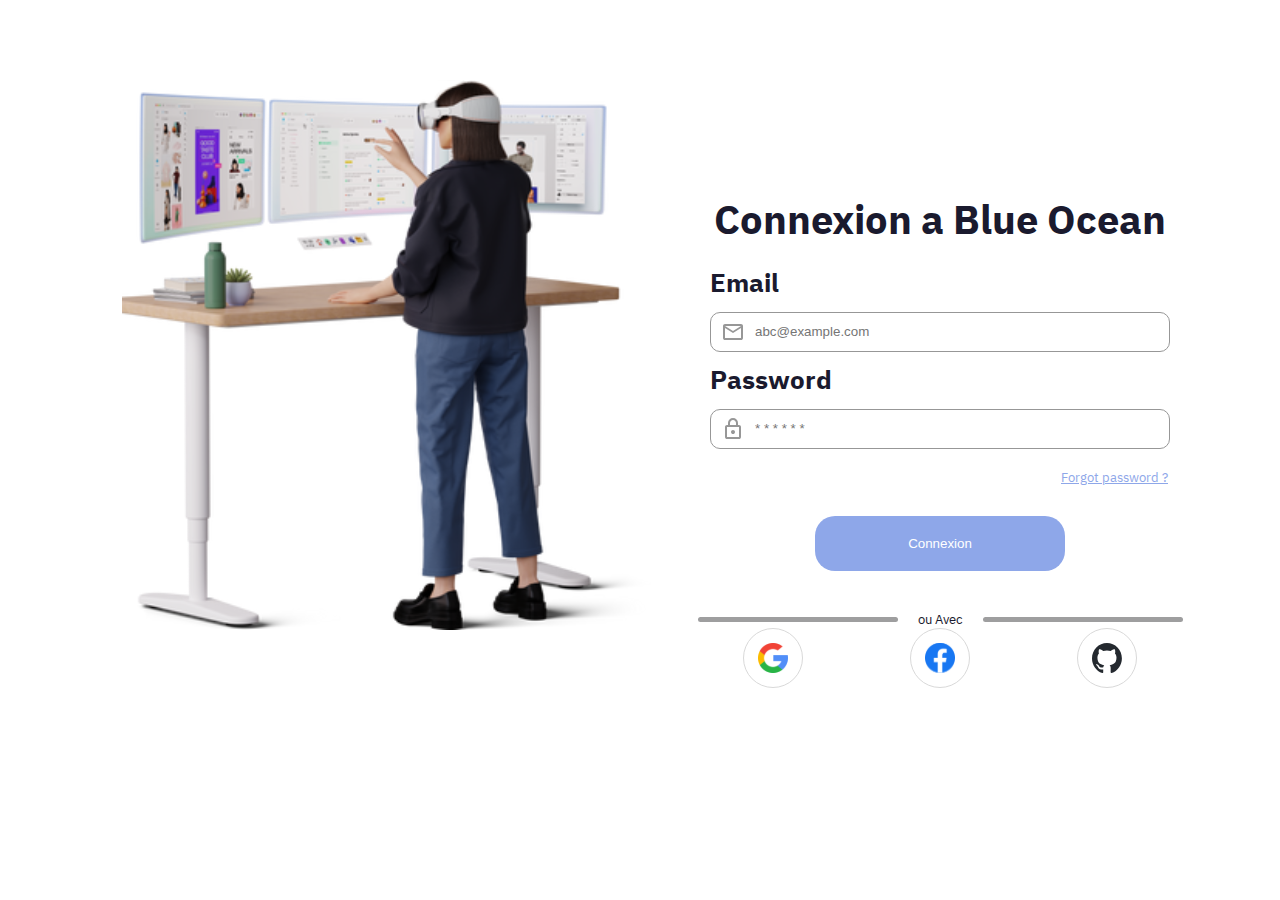
<file: Documents/login/index.html>
<html lang="en">
  <head>
    <meta charset="UTF-8" />
    <meta name="viewport" content="width=device-width, initial-scale=1.0" />
    <link rel="stylesheet" href="./assets/css/index.css" />
    <link
      rel="stylesheet"
      href="https://fonts.googleapis.com/css2?family=Material+Symbols+Outlined:opsz,wght,FILL,GRAD@24,400,0,0&icon_names=mail"
    />

    <title>Login</title>
  </head>
  <body>
    <!-- image section -->

    <section class="login-img">
      <img src="./assets/img/logo.svg" alt="image of login" class="bck" />
    </section>

    <!-- Form section -->
    <section class="login-form">
      <h1 class="title">Connexion a Blue Ocean</h1>
      <form action="">
        <label for="email">
          <h1>Email</h1>

          <div class="inputs">
            <img
              src="./assets/img/mail_24dp_U979797NDEFINED_FILL0_wght400_GRAD0_opsz24.svg"
              alt="mail logo"
            />
            <input
              type="email"
              name="email"
              id="email"
              placeholder="abc@example.com"
            />
          </div>
        </label>
        <label for="password">
          <h1>Password</h1>
          <div class="inputs">
            <img
              src="./assets/img/lock_24dp_UNDEFINED_FILL0_wght400_GRAD0_opsz24.svg"
              alt="lock icon"
            />
            <input
              type="password"
              name="password"
              id="password"
              placeholder="* * * * * *"
            />
          </div>
        </label>
      </form>
      <!--  -->

      <a href="#">Forgot password ?</a>

      <button>Connexion</button>
      <!---rost--->
      <span class="dividers">
        <hr />

        ou Avec
        <hr
      /></span>
      <section class="social-media-login">
        <div class="secial-media-div">
          <img src="./assets/img/chercher 1.svg" alt="google logo" />
        </div>
        <div class="secial-media-div">
          <img src="./assets/img/facebook 1.svg" alt="facbook logo" />
        </div>
        <div class="secial-media-div">
          <img src="./assets/img/github-mark.svg" alt="git hub logo" />
        </div>
      </section>
    </section>
  </body>
</html>
</file>
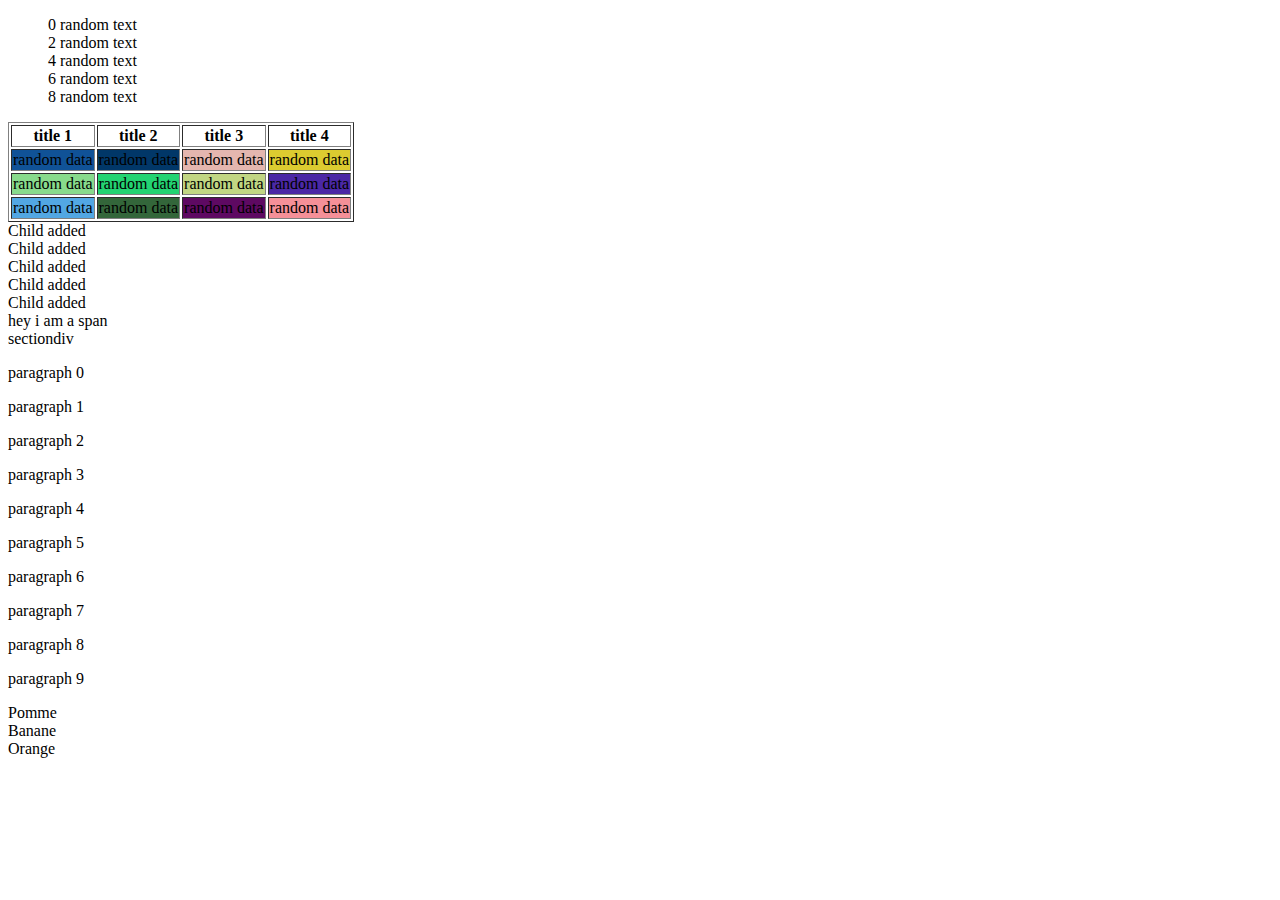
<file: Documents/Projects-Worketyamo/hmjs/index.html>
<!DOCTYPE html>
<html lang="en">
  <head>
    <meta charset="UTF-8" />
    <meta name="viewport" content="width=device-width, initial-scale=1.0" />
    <title>js home work</title>
  </head>
  <body>
    <style>
      li {
        list-style: none;
      }
    </style>
    <ul>
      <li>random text</li>
      <li>random text</li>
      <li>random text</li>
      <li>random text</li>
      <li>random text</li>
      <li>random text</li>
      <li>random text</li>
      <li>random text</li>
      <li>random text</li>
      <li>random text</li>
    </ul>
    <table border="1">
      <tr>
        <th>title 1</th>
        <th>title 2</th>
        <th>title 3</th>
        <th>title 4</th>
      </tr>
      <tr>
        <td>random data</td>
        <td>random data</td>
        <td>random data</td>
        <td>random data</td>
      </tr>
      <tr>
        <td>random data</td>
        <td>random data</td>
        <td>random data</td>
        <td>random data</td>
      </tr>
      <tr>
        <td>random data</td>
        <td>random data</td>
        <td>random data</td>
        <td>random data</td>
      </tr>
    </table>
    <div></div>
    <div></div>
    <div></div>
    <div></div>
    <div></div>

    <section>
      <span>hey i am a span</span>
    </section>
    <section>
      <div id="swap"></div>
    </section>
    <script src="assets/js/index.js"></script>
  </body>
</html>
</file>
<file: Documents/login/assets/css/index.css>
@import url("https://fonts.googleapis.com/css2?family=IBM+Plex+Sans+Hebrew:wght@100;200;300;400;500;600;700&family=Noto+Sans+JP:wght@100..900&family=Poppins:ital,wght@0,100;0,200;0,300;0,400;0,500;0,600;0,700;0,800;0,900;1,100;1,200;1,300;1,400;1,500;1,600;1,700;1,800;1,900&display=swap");

:root {
  --text-color: rgb(26, 26, 46);
  --primary-clor: #7286d3;
  --secondary-color: #8ea7e9;
  --gray-color: #9e9e9f;
}
* {
  padding: 0;
  margin: 0;
  box-sizing: border-box;
  border: 0;
}
html {
  font-size: 10px;
}
body {
  width: 100vw;
  height: 100vh;
  overflow: hidden;
  display: flex;
  color: var(--text-color);
  font-family: "IBM Plex Sans Hebrew", serif;
  padding: 8rem 9rem 10rem 9rem;
}
label {
  display: flex;
  flex-direction: column;
  font-size: 1.3rem;
  gap: 1.3rem;
  margin: 1rem;
}
.login-img,
.login-form {
  flex: 1;
}
.login-img > img {
  /* background-image: url("../img/logo.svg"); */
  object-fit: contain;
  height: 55rem;
  width: 60rem;
}
.login-form {
  display: flex;
  flex-direction: column;
  align-items: center;
  justify-content: center;
}
form {
  width: 100%;
  padding: 1rem;
}
.title {
  font-size: 4rem;
}
label > div {
  width: 100%;
  height: 4rem;
  border: 1px solid #979797;
  border-radius: 1rem;
}
.inputs {
  display: flex;
  align-items: center;
  padding: 1rem;
  gap: 1rem;
}
.inputs > input {
  width: 100%;
  border: none;
  outline: none;
}
a {
  align-self: end;
  color: #8ea7e9;
  font-size: 1.3rem;
  margin-right: 2.2rem;
}
button {
  background-color: var(--secondary-color);
  width: 50%;
  height: 5.5rem;
  border-radius: 2rem;
  color: white;
  margin: 3rem 0;
}
.dividers {
  margin-top: 1rem;
  display: flex;
  align-items: center;
  gap: 2rem;
  font-size: 1.3rem;
}
hr {
  background-color: #9e9e9f;
  height: 0.5rem;
  width: 20rem;
  border-radius: 2rem;
}
.social-media-login {
  width: 100%;
  display: flex;
  justify-content: space-around;
}
.secial-media-div {
  height: 6rem;
  width: 6rem;
  border: 1px solid #d9d9d9;
  border-radius: 5rem;
  display: flex;
  justify-content: center;
  align-items: center;
}
.secial-media-div > img {
  height: 3rem;
  width: 3rem;
}
.mobile-header {
  display: none;
}

@media screen and (width<=600px) {
  html {
    overflow-x: hidden;
  }
  body {
    display: block;
    padding: 0;
    margin: 0;
  }
  .bck {
    display: none;
  }

  .login-img {
    width: 100%;
    height: 4rem;
    background-color: var(--primary-clor);
  }
  .login-form {
    margin-top: 10rem;
  }
  .title {
    width: 90%;
    font-size: 4rem;
    margin: 5rem 0;
  }
  .dividers {
    gap: 0.5rem;
    font-size: 1.5rem;
  }
  .dividers {
    gap: 3rem;
  }
  hr {
    height: 0.2rem;
    width: 11.5rem;
  }
  .social-media-login {
    margin: 2rem;
  }
}
</file>
